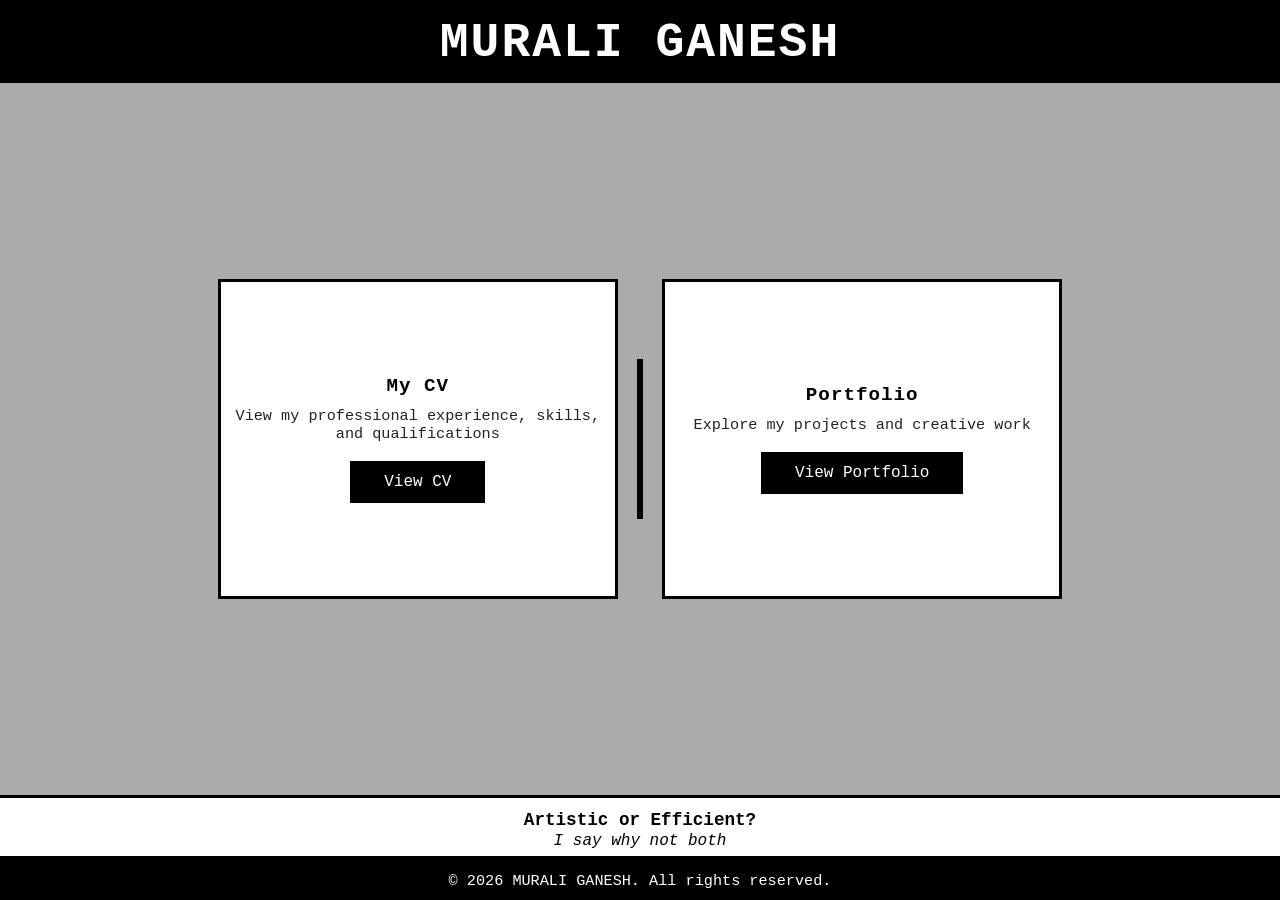
<file: index.html>
<!DOCTYPE html>
<html lang="en">
<head>
    <meta charset="UTF-8">
    <meta name="viewport" content="width=device-width, initial-scale=1.0">
    <title>MURALI GANESH - Portfolio</title>
    <link rel="stylesheet" href="style.css">
</head>
<body>
    <!-- Header -->
    <header class="header">
        <h1>MURALI GANESH</h1>
    </header>

    <!-- Main Container -->
    <main class="main-container">
        <!-- Left Section - CV -->
        <section class="section left-section">
            <div class="section-content">
                <h2>My CV</h2>
                <p>View my professional experience, skills, and qualifications</p>
                <a href="cvpage/cv.html" class="button">View CV</a>
            </div>
        </section>

        <!-- Glass Divider -->
        <div class="glass-divider"></div>

        <!-- Right Section - Portfolio -->
        <section class="section right-section">
            <div class="section-content">
                <h2>Portfolio</h2>
                <p>Explore my projects and creative work</p>
                <a href="portfoliopage/portfolio.html" class="button">View Portfolio</a>
            </div>
        </section>
    </main>

    <!-- Tagline Section -->
    <section class="tagline-section">
        <p class="tagline-main">Artistic or Efficient?</p>
        <p class="tagline-sub">I say why not both</p>
    </section>

    <!-- Footer -->
    <footer class="footer">
        <p>&copy; 2026 MURALI GANESH. All rights reserved.</p>
    </footer>
<!-- Transition Curtain -->
<div class="page-transition"></div>

<script src="script.js"></script>
</body>
</html>
</file>
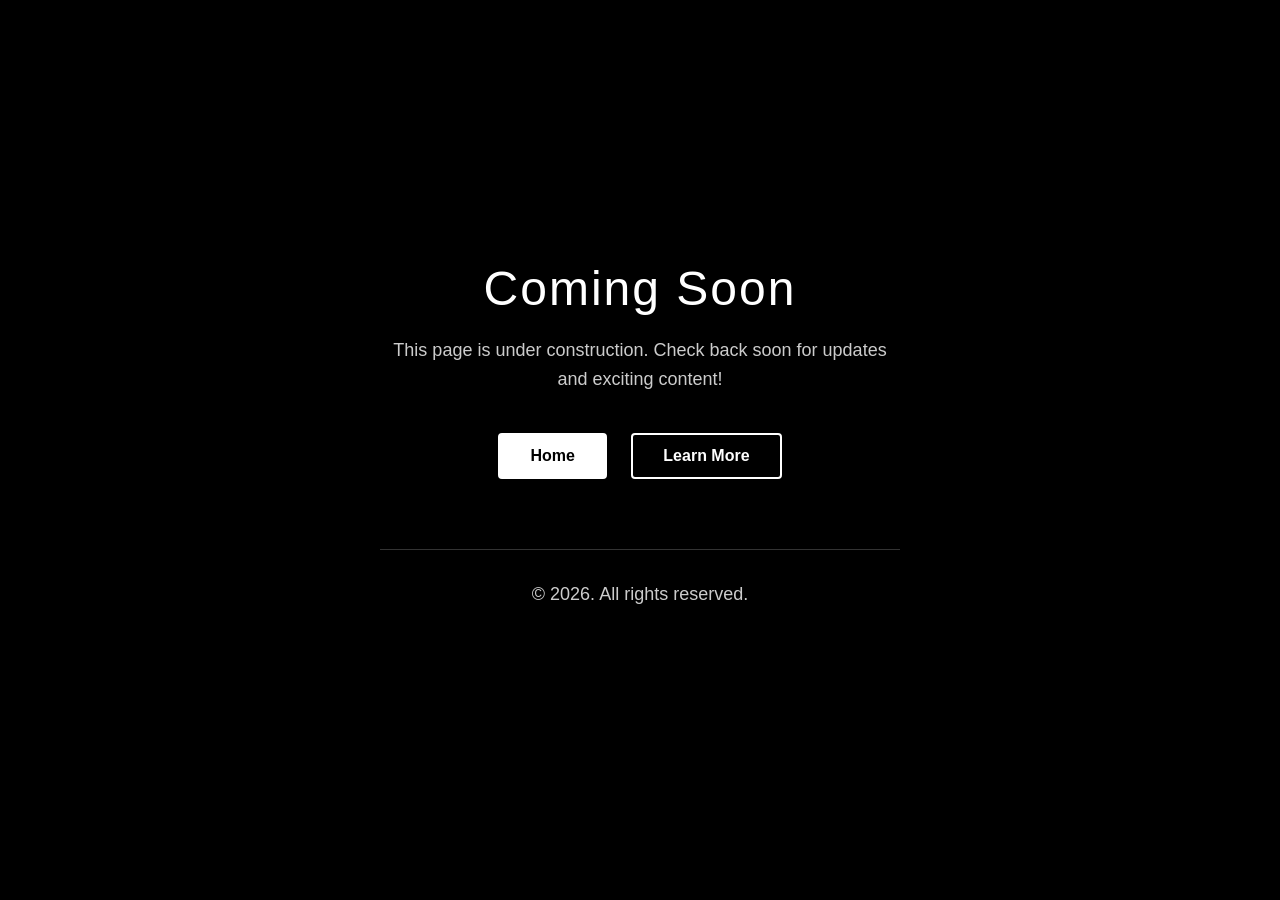
<file: cv.html>
<!DOCTYPE html>
<html lang="en">
<head>
    <meta charset="UTF-8">
    <meta name="viewport" content="width=device-width, initial-scale=1.0">
    <title>Placeholder Page</title>
    <style>
        * {
            margin: 0;
            padding: 0;
            box-sizing: border-box;
        }

        body {
            background-color: #000000;
            color: #ffffff;
            font-family: 'Segoe UI', Tahoma, Geneva, Verdana, sans-serif;
            min-height: 100vh;
            display: flex;
            justify-content: center;
            align-items: center;
        }

        .container {
            text-align: center;
            padding: 40px;
            max-width: 600px;
        }

        h1 {
            font-size: 48px;
            margin-bottom: 20px;
            color: #ffffff;
            font-weight: 300;
            letter-spacing: 2px;
        }

        p {
            font-size: 18px;
            color: #cccccc;
            line-height: 1.6;
            margin-bottom: 30px;
        }

        .btn {
            display: inline-block;
            padding: 12px 30px;
            margin: 10px;
            background-color: #ffffff;
            color: #000000;
            text-decoration: none;
            border-radius: 4px;
            font-weight: 600;
            transition: all 0.3s ease;
            border: 2px solid #ffffff;
        }

        .btn:hover {
            background-color: transparent;
            color: #ffffff;
        }

        .btn-secondary {
            background-color: transparent;
            color: #ffffff;
            border: 2px solid #ffffff;
        }

        .btn-secondary:hover {
            background-color: #ffffff;
            color: #000000;
        }

        .footer {
            margin-top: 60px;
            padding-top: 30px;
            border-top: 1px solid #333333;
            font-size: 14px;
            color: #666666;
        }
    </style>
</head>
<body>
    <div class="container">
        <h1>Coming Soon</h1>
        <p>This page is under construction. Check back soon for updates and exciting content!</p>
        <div>
            <a href="index.html" class="btn">Home</a>
            <a href="#" class="btn btn-secondary">Learn More</a>
        </div>
        <div class="footer">
            <p>&copy; 2026. All rights reserved.</p>
        </div>
    </div>
</body>
</html>
</file>
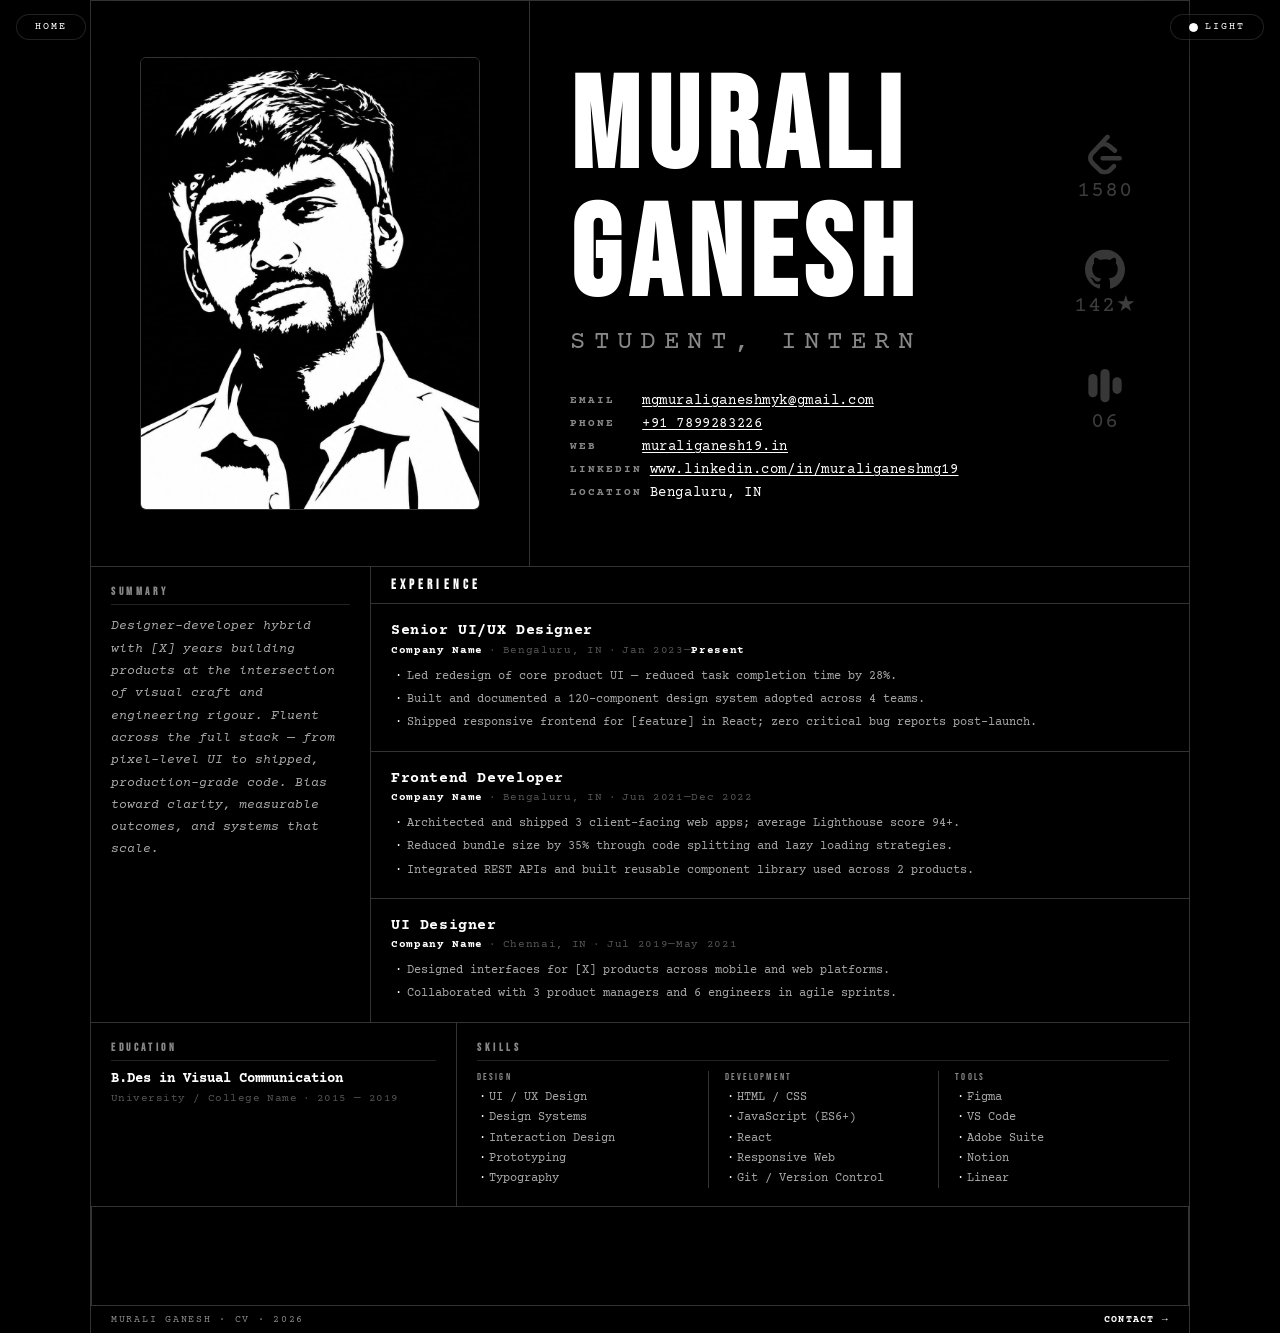
<file: cvpage/cv-page.html>
<!DOCTYPE html>
<html lang="en" data-theme="dark">
<head>
  <meta charset="UTF-8">
  <meta name="viewport" content="width=device-width, initial-scale=1.0">
  <title>Murali Ganesh — CV </title>
  <meta name="description" content="CV of Murali Ganesh, AIML Student .">
  <meta name="author" content="Murali Ganesh">
  <meta name="robots" content="index, follow">
  
  <script>
    (function () {
      try {
        var t = localStorage.getItem('cv-theme');
        document.documentElement.setAttribute('data-theme', t === 'light' ? 'light' : 'dark');
      } catch (e) {}
    })();
  </script>

  <link rel="preconnect" href="https://fonts.googleapis.com">
  <link rel="preconnect" href="https://fonts.gstatic.com" crossorigin>
  <link href="https://fonts.googleapis.com/css2?family=Bebas+Neue&family=Courier+Prime:ital,wght@0,400;0,700;1,400&display=swap" rel="stylesheet">
  <link rel="stylesheet" href="cv-page.css">
</head>

<body>

<div class="scroll-blur" id="scrollBlur" aria-hidden="true"></div>

<div class="float-left">
  <a href="/" class="float-pill float-home" aria-label="Home">
    <svg class="pill-icon icon-home" xmlns="http://www.w3.org/2000/svg" viewBox="0 0 24 24" fill="none" stroke="currentColor" stroke-width="2" stroke-linecap="round" stroke-linejoin="round">
      <path d="M3 9l9-7 9 7v11a2 2 0 0 1-2 2H5a2 2 0 0 1-2-2z"></path>
      <polyline points="9 22 9 12 15 12 15 22"></polyline>
    </svg>
    <span class="pill-label">HOME</span>
  </a>
</div>

<div class="float-theme">
  <button class="float-pill theme-toggle" id="themeToggle" aria-label="Toggle colour mode" title="Toggle dark / light mode">
    <svg class="pill-icon icon-sun" xmlns="http://www.w3.org/2000/svg" viewBox="0 0 24 24" fill="none" stroke="currentColor" stroke-width="2" stroke-linecap="round" stroke-linejoin="round">
      <circle cx="12" cy="12" r="5"></circle>
      <line x1="12" y1="1" x2="12" y2="3"></line>
      <line x1="12" y1="21" x2="12" y2="23"></line>
      <line x1="4.22" y1="4.22" x2="5.64" y2="5.64"></line>
      <line x1="18.36" y1="18.36" x2="19.78" y2="19.78"></line>
      <line x1="1" y1="12" x2="3" y2="12"></line>
      <line x1="21" y1="12" x2="23" y2="12"></line>
      <line x1="4.22" y1="19.78" x2="5.64" y2="18.36"></line>
      <line x1="18.36" y1="5.64" x2="19.78" y2="4.22"></line>
    </svg>
    <svg class="pill-icon icon-moon" xmlns="http://www.w3.org/2000/svg" viewBox="0 0 24 24" fill="none" stroke="currentColor" stroke-width="2" stroke-linecap="round" stroke-linejoin="round">
      <path d="M21 12.79A9 9 0 1 1 11.21 3 7 7 0 0 0 21 12.79z"></path>
    </svg>
    
    <span class="toggle-icon" aria-hidden="true"></span>
    <span class="toggle-label"></span>
  </button>
</div>

<div class="float-header" id="floatHeader" aria-hidden="true">

  <span class="float-pill float-name">
    MURALI GANESH
  </span>

  <span class="float-pill float-mg">
    MG
  </span>

  <a href="mailto:mgmuraliganeshmyk@gmail.com"
     class="float-pill float-contact"
     aria-label="Send email to Murali Ganesh">
    CONTACT
  </a>

</div>

<main>
<article id="cv" itemscope itemtype="https://schema.org/Person">

  <section class="cv-hero" id="cvHero" aria-label="Introduction">

    <div class="hero-photo" aria-label="Profile photo">
      <div class="photo-frame">
        <img
          src="mg1-dark.jpeg"
          alt="Murali Ganesh — profile photo"
          class="cv-photo photo-dark"
          itemprop="image"
          onload="this.parentElement.querySelector('.photo-placeholder').style.display='none'"
        >
        <img
          src="mg1.jpeg"
          alt="Murali Ganesh — profile photo"
          class="cv-photo photo-light"
          itemprop="image"
          onload="this.parentElement.querySelector('.photo-placeholder').style.display='none'"
        >
        
        <div class="photo-placeholder" aria-hidden="true">
          <div class="photo-placeholder-inner">
            <svg viewBox="0 0 80 80" fill="none" xmlns="http://www.w3.org/2000/svg" width="40" height="40">
              <circle cx="40" cy="30" r="14" stroke-width="1.5"/>
              <path d="M10 72c0-16.569 13.431-30 30-30s30 13.431 30 30" stroke-width="1.5"/>
            </svg>
            <span>PLACE STENCIL</span>
            <span>IMAGE HERE</span>
          </div>
        </div>
      </div>
    </div>

    <div class="hero-info">
      <div class="cv-nameblock">
        <h1 itemprop="name">MURALI GANESH</h1>
        <p class="cv-title" itemprop="jobTitle">STUDENT, INTERN</p>
      </div>
      <address class="cv-contact" itemprop="address">
        <span class="contact-item">
          <span class="contact-label">EMAIL</span>
          <a href="mailto:muraliganesh" itemprop="email">mgmuraliganeshmyk@gmail.com</a>
        </span>
        <span class="contact-item">
          <span class="contact-label">PHONE</span>
          <a href="Call:+917899283226" itemprop="telephone">+91 7899283226</a>
        </span>
        <span class="contact-item">
          <span class="contact-label">WEB</span>
          <a href="https://muraliganesh.in" itemprop="url">muraliganesh19.in</a>
        </span>
        <span class="contact-item">
          <span class="contact-label">LINKEDIN</span>
          <a href="https://linkedin.com/in/muraliganesh19">www.linkedin.com/in/muraliganeshmg19</a>
        </span>
        <span class="contact-item">
          <span class="contact-label">LOCATION</span>
          <span>Bengaluru, IN</span>
        </span>
      </address>

      <div class="hero-metrics">

        <a href="https://leetcode.com/u/ganeshmgmurali/" target="https://leetcode.com/u/ganeshmgmurali/" rel="noopener noreferrer" class="metric-item">
  <svg class="metric-logo" viewBox="0 0 24 24" fill="currentColor" xmlns="http://www.w3.org/2000/svg">
    <title>LeetCode</title>
    <path d="M13.483 0a1.374 1.374 0 0 0-.961.438L7.116 6.226l-3.854 4.126a5.266 5.266 0 0 0-1.209 2.104 5.35 5.35 0 0 0-.125.513 5.527 5.527 0 0 0 .062 2.362 5.83 5.83 0 0 0 .349 1.017 5.938 5.938 0 0 0 1.271 1.818l4.277 4.193.039.038c2.248 2.165 5.852 2.133 8.063-.074l2.396-2.392c.54-.54.54-1.414.003-1.955a1.378 1.378 0 0 0-1.951-.003l-2.396 2.392a3.021 3.021 0 0 1-4.205.038l-.02-.019-4.276-4.193c-.652-.64-.972-1.469-.948-2.263a2.68 2.68 0 0 1 .066-.523 2.545 2.545 0 0 1 .619-1.164L9.13 8.114c1.058-1.134 3.204-1.27 4.43-.278l3.501 2.831c.593.48 1.461.387 1.956-.207a1.378 1.378 0 0 0-.207-1.943l-3.5-2.831c-.8-.647-1.766-1.045-2.774-1.202l2.015-2.158A1.384 1.384 0 0 0 13.483 0zm-2.866 12.815a1.38 1.38 0 0 0-1.38 1.382 1.38 1.38 0 0 0 1.38 1.382H20.79a1.38 1.38 0 0 0 1.38-1.382 1.38 1.38 0 0 0-1.38-1.382z"/>
  </svg>
  <span class="metric-value">1580</span>
</a>

        <a href="https://github.com/Muraliganesh19" target="https://github.com/Muraliganesh19" rel="noopener noreferrer" class="metric-item">
  <svg class="metric-logo" viewBox="0 0 24 24" fill="currentColor" xmlns="http://www.w3.org/2000/svg">
    <title>GitHub</title>
    <path d="M12 0c-6.626 0-12 5.373-12 12 0 5.302 3.438 9.8 8.207 11.387.599.111.793-.261.793-.577v-2.234c-3.338.726-4.033-1.416-4.033-1.416-.546-1.387-1.333-1.756-1.333-1.756-1.089-.745.083-.729.083-.729 1.205.084 1.839 1.237 1.839 1.237 1.07 1.834 2.807 1.304 3.492.997.107-.775.418-1.305.762-1.604-2.665-.305-5.467-1.334-5.467-5.931 0-1.311.469-2.381 1.236-3.221-.124-.303-.535-1.524.117-3.176 0 0 1.008-.322 3.301 1.23.957-.266 1.983-.399 3.003-.404 1.02.005 2.047.138 3.006.404 2.291-1.552 3.297-1.23 3.297-1.23.653 1.653.242 2.874.118 3.176.77.84 1.235 1.911 1.235 3.221 0 4.609-2.807 5.624-5.479 5.921.43.372.823 1.102.823 2.222v3.293c0 .319.192.694.801.576 4.765-1.589 8.199-6.086 8.199-11.386 0-6.627-5.373-12-12-12z"/>
  </svg>
  <span class="metric-value">142★</span>
</a>

<a href="https://codeforces.com/profile/muraliganesh19" target="https://codeforces.com/profile/muraliganesh19" rel="noopener noreferrer" class="metric-item">
  <svg class="metric-logo" viewBox="0 0 24 24" fill="currentColor" xmlns="http://www.w3.org/2000/svg">
    <title>Codeforces</title>
    <rect x="2" y="5" width="5.5" height="14" rx="2.75" />
    <rect x="9.25" y="2" width="5.5" height="20" rx="2.75" />
    <rect x="16.5" y="7" width="5.5" height="10" rx="2.75" />
  </svg>
  <span class="metric-value">06</span>
</a>

      </div>
    </div>

  </section>

  <div class="cv-body">

    <div class="col-left">
      <section class="cell cell-summary" aria-label="Professional summary">
        <h2 class="cell-label">SUMMARY</h2>
        <p itemprop="description">
          Designer-developer hybrid with [X] years building products at the intersection
          of visual craft and engineering rigour. Fluent across the full stack — from
          pixel-level UI to shipped, production-grade code. Bias toward clarity,
          measurable outcomes, and systems that scale.
        </p>
      </section>
    </div>

    <div class="col-right">

      <section class="cell-section-header" aria-label="Work experience">
        <h2 class="cell-label">EXPERIENCE</h2>
      </section>

      <div class="cell cell-job" itemscope itemtype="https://schema.org/OrganizationRole">
        <div class="job-meta">
          <h3 class="job-title" itemprop="roleName">Senior UI/UX Designer</h3>
          <div class="job-info">
            <span class="job-company" itemprop="worksFor">Company Name</span>
            <span class="job-sep" aria-hidden="true">·</span>
            <span class="job-location">Bengaluru, IN</span>
            <span class="job-sep" aria-hidden="true">·</span>
            <time class="job-date" datetime="2023-01">Jan 2023</time>
            <span aria-hidden="true"> — </span>
            <span class="job-current">Present</span>
          </div>
        </div>
        <ul class="job-points">
          <li>Led redesign of core product UI — reduced task completion time by 28%.</li>
          <li>Built and documented a 120-component design system adopted across 4 teams.</li>
          <li>Shipped responsive frontend for [feature] in React; zero critical bug reports post-launch.</li>
        </ul>
      </div>

      <div class="cell cell-job" itemscope itemtype="https://schema.org/OrganizationRole">
        <div class="job-meta">
          <h3 class="job-title" itemprop="roleName">Frontend Developer</h3>
          <div class="job-info">
            <span class="job-company" itemprop="worksFor">Company Name</span>
            <span class="job-sep" aria-hidden="true">·</span>
            <span class="job-location">Bengaluru, IN</span>
            <span class="job-sep" aria-hidden="true">·</span>
            <time datetime="2021-06">Jun 2021</time>
            <span aria-hidden="true"> — </span>
            <time datetime="2022-12">Dec 2022</time>
          </div>
        </div>
        <ul class="job-points">
          <li>Architected and shipped 3 client-facing web apps; average Lighthouse score 94+.</li>
          <li>Reduced bundle size by 35% through code splitting and lazy loading strategies.</li>
          <li>Integrated REST APIs and built reusable component library used across 2 products.</li>
        </ul>
      </div>

      <div class="cell cell-job" itemscope itemtype="https://schema.org/OrganizationRole">
        <div class="job-meta">
          <h3 class="job-title" itemprop="roleName">UI Designer</h3>
          <div class="job-info">
            <span class="job-company" itemprop="worksFor">Company Name</span>
            <span class="job-sep" aria-hidden="true">·</span>
            <span class="job-location">Chennai, IN</span>
            <span class="job-sep" aria-hidden="true">·</span>
            <time datetime="2019-07">Jul 2019</time>
            <span aria-hidden="true"> — </span>
            <time datetime="2021-05">May 2021</time>
          </div>
        </div>
        <ul class="job-points">
          <li>Designed interfaces for [X] products across mobile and web platforms.</li>
          <li>Collaborated with 3 product managers and 6 engineers in agile sprints.</li>
        </ul>
      </div>

    </div>

    <div class="col-bottom">

      <section class="cell cell-education" aria-label="Education">
        <h2 class="cell-label">EDUCATION</h2>
        <div class="edu-item" itemscope itemtype="https://schema.org/EducationalOccupationalCredential">
          <h3 class="edu-degree" itemprop="name">B.Des in Visual Communication</h3>
          <div class="edu-info">
            <span itemprop="recognizedBy">University / College Name</span>
            <span class="job-sep" aria-hidden="true">·</span>
            <time datetime="2015/2019">2015 — 2019</time>
          </div>
        </div>
      </section>

      <section class="cell cell-skills" aria-label="Skills">
        <h2 class="cell-label">SKILLS</h2>
        <div class="skills-grid">
          <div class="skill-group">
            <h3 class="skill-group-label">DESIGN</h3>
            <ul class="skill-list">
              <li>UI / UX Design</li>
              <li>Design Systems</li>
              <li>Interaction Design</li>
              <li>Prototyping</li>
              <li>Typography</li>
            </ul>
          </div>
          <div class="skill-group">
            <h3 class="skill-group-label">DEVELOPMENT</h3>
            <ul class="skill-list">
              <li>HTML / CSS</li>
              <li>JavaScript (ES6+)</li>
              <li>React</li>
              <li>Responsive Web</li>
              <li>Git / Version Control</li>
            </ul>
          </div>
          <div class="skill-group">
            <h3 class="skill-group-label">TOOLS</h3>
            <ul class="skill-list">
              <li>Figma</li>
              <li>VS Code</li>
              <li>Adobe Suite</li>
              <li>Notion</li>
              <li>Linear</li>
            </ul>
          </div>
        </div>
      </section>

    </div>
  </div>
</article>

<section class="cv-download-wrapper">
  <a href="cv.pdf" class="float-pill download-pill" download aria-label="Download CV as PDF">
    DOWNLOAD CV.PDF
  </a>
</section>

</main>

<footer class="cv-footer">
  <span>MURALI GANESH · CV · 2026</span>
  <a href="mailto:hello@muraliganesh.com" class="footer-back">CONTACT →</a>
</footer>

<script>
  (function () {
    // ── Theme toggle ──────────────────────────────────
    var html = document.documentElement;
    var btn  = document.getElementById('themeToggle');

    function getTheme() { return html.getAttribute('data-theme') || 'dark'; }
    function setTheme(t) {
      html.setAttribute('data-theme', t);
      try { localStorage.setItem('cv-theme', t); } catch (e) {}
    }

    btn.addEventListener('click', function () {
      setTheme(getTheme() === 'dark' ? 'light' : 'dark');
    });

    // ── Floating scroll header & Blur background ──────
    var floatHeader = document.getElementById('floatHeader');
    var scrollBlur  = document.getElementById('scrollBlur');
    var hero        = document.getElementById('cvHero');
    var floatHome = document.querySelector('.float-left');

    function updateFloat() {
      var rect = hero.getBoundingClientRect();
      var show;

      // iPad portrait
      if (window.innerWidth >= 768 && window.innerWidth <= 1024 && window.innerHeight > window.innerWidth) {
        show = window.scrollY >= hero.offsetHeight / 2;
      } 
      else {
        show = rect.bottom <= 20;
      }

      floatHeader.classList.toggle('visible', show);
      floatHeader.setAttribute('aria-hidden', String(!show));

      scrollBlur.classList.toggle('visible', show);

      if (window.innerWidth <= 700) {
        floatHome.classList.toggle('visible', show);
      }
  }

    var ticking = false;
    window.addEventListener('scroll', function () {
      if (!ticking) {
        requestAnimationFrame(function () {
          updateFloat();
          ticking = false;
        });
        ticking = true;
      }
    }, { passive: true });

    updateFloat();

  })();
</script>

</body>
</html>
</file>
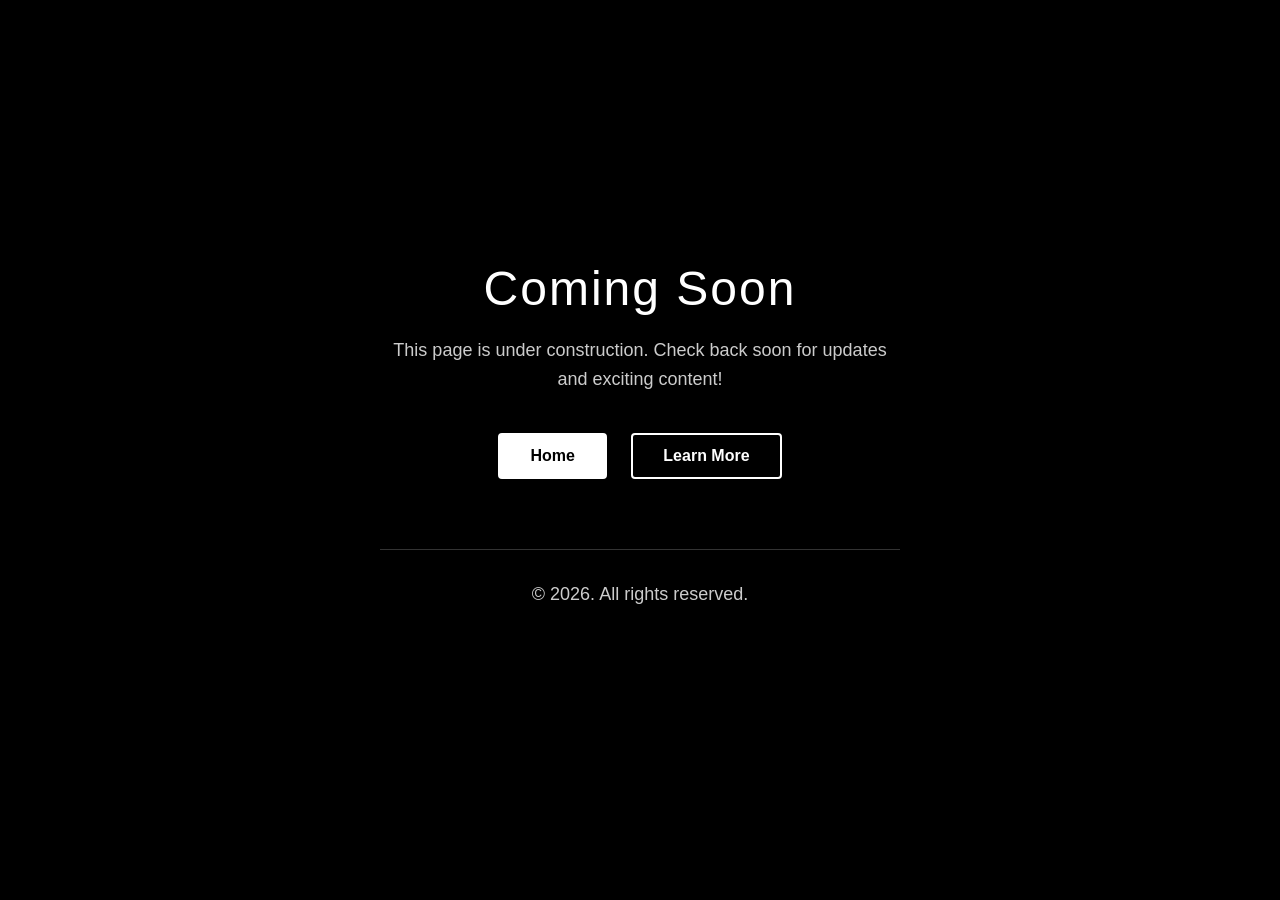
<file: portfoliopage/portfolio.html>
<!DOCTYPE html>
<html lang="en">
<head>
    <meta charset="UTF-8">
    <meta name="viewport" content="width=device-width, initial-scale=1.0">
    <title>Placeholder Page</title>
    <link rel="stylesheet" href="portfolio.css">
</head>
<body>
    <div class="container">
        <h1>Coming Soon</h1>
        <p>This page is under construction. Check back soon for updates and exciting content!</p>
        <div>
            <a href="index.html" class="btn">Home</a>
            <a href="#" class="btn btn-secondary">Learn More</a>
        </div>
        <div class="footer">
            <p>&copy; 2026. All rights reserved.</p>
        </div>
    </div>
</body>
</html>
</file>
<file: style.css>
* {
	margin: 0;
	padding: 0;
	box-sizing: border-box;
}

html, body {
	height: 100%;
}

body {
	font-family: 'Courier New', Courier, monospace;
	background: #ababab;
	color: #000;
	height: 100vh;
	width: 100vw;
	overflow: hidden;
	display: flex;
	flex-direction: column;
}

header.header {
	background: #000;
	color: #fff;
	text-align: center;
	padding: 16px 0 10px 0;
	border-bottom: 3px solid #000;
	font-size: 1.5em;
	letter-spacing: 2px;
}

.main-container {
	flex: 1 1 auto;
	display: flex;
	align-items: center;
	justify-content: center;
	height: 0;
	min-height: 0;
	width: 100vw;
	max-width: 100vw;
	position: relative;
}

.section {
	flex: 1 1 0;
	min-width: 0;
	max-width: 400px;
	background: #fff;
	border: 3px solid #000;
	margin: 0 0.5vw;
	display: flex;
	flex-direction: column;
	align-items: center;
	justify-content: center;
	text-align: center;
	height: 320px;
	min-height: 0;
	box-shadow: none;
}

.section-content h2 {
	font-size: 1.2em;
	margin-bottom: 10px;
	font-weight: bold;
	letter-spacing: 1px;
}
.section-content p {
	font-size: 0.95em;
	margin-bottom: 18px;
	color: #222;
}

.button {
	display: inline-block;
	padding: 10px 32px;
	background: #000;
	color: #fff;
	border: 2px solid #000;
	font-family: inherit;
	font-size: 1em;
	text-decoration: none;
	cursor: pointer;
	transition: background 0.1s, color 0.1s;
}
.button:hover {
	background: #fff;
	color: #000;
}

.glass-divider {
	width: 3px;
	height: 160px;
	background: rgba(0,0,0,0.15);
	border-left: 3px solid #000;
	border-right: 3px solid #000;
	margin: 0 1vw;
	align-self: center;
	box-shadow: 0 0 0 2px #fff inset;
}

.tagline-section {
	background: #fff;
	border-top: 3px solid #000;
	border-bottom: 3px solid #000;
	text-align: center;
	padding: 12px 0 6px 0;
}
.tagline-main {
	font-size: 1.1em;
	font-weight: bold;
	margin-bottom: 2px;
	color: #000;
}
.tagline-sub {
	font-size: 1em;
	color: #000;
	font-style: italic;
}

footer.footer {
	background: #000;
	color: #fff;
	text-align: center;
	padding: 10px 0;
	font-size: 0.95em;
	border-top: 3px solid #000;
}

@media (max-width: 900px) {
	.main-container {
		max-width: 100vw;
		padding: 0 2vw;
	}
	.section {
		max-width: 320px;
		height: 220px;
		font-size: 0.95em;
	}
	.glass-divider {
		height: 100px;
	}
}

@media (max-width: 700px) {
	.main-container {
		flex-direction: column;
		justify-content: center;
		align-items: stretch;
		height: auto;
		min-height: 0;
		padding: 0 2vw;
		margin-top: 10px;

	}
	.section {
		max-width: 100vw;
		width: 100%;
		margin: 0 0 10px 0;
		height: 120px;
		min-height: 0;
	}
	.glass-divider {
		width: 100%;
		max-width: 100vw;
		height: 3px;
		margin: 0 0 10px 0;
		border-left: none;
		border-right: none;
		border-top: 3px solid #000;
		border-bottom: 3px solid #000;
		align-self: stretch;
	}
}


/* =========================
   PAGE TRANSITION CURTAIN
========================= */

.page-transition {
	position: fixed;
	inset: 0;
	background: #000;
	z-index: 9999;
	pointer-events: none;

	/* Desktop default = horizontal expansion */
	transform: scaleX(0);
	transform-origin: center;

	transition:
		transform 0.75s cubic-bezier(0.77, 0, 0.175, 1),
		box-shadow 0.25s ease;
}

/* Active animation */
.page-transition.active {
	transform: scaleX(1);
}

/* Violet glow directions */
.page-transition.to-left.active {
	box-shadow:
		/* -18px 0 40px rgba(170, 0, 255, 0.95); */
		-18px 0 30px rgba(46, 183, 241, 0.95);

}

.page-transition.to-right.active {
	box-shadow:
		/* 18px 0 40px rgba(170, 0, 255, 0.95); */
		18px 0 30px rgba(46, 183, 241, 0.95);

}

/* ===================================
   MOBILE / PORTRAIT = VERTICAL CURTAIN
=================================== */

@media (max-width: 700px), (orientation: portrait) {

	.page-transition {
		transform: scaleY(0);
		transform-origin: center;
	}

	.page-transition.active {
		transform: scaleY(1);
	}

	/* Glow shifts vertically for mobile */
	.page-transition.to-left.active {
		box-shadow:
			/* 0 -18px 40px rgba(170, 0, 255, 0.95); */
			0 -18px 40px rgba(46, 183, 241, 0.95);

	}

	.page-transition.to-right.active {
		box-shadow:
			/* 0 18px 40px rgba(170, 0, 255, 0.95); */
			0 18px 40px rgba(46, 183, 241, 0.95);
	}
}

/* ===================================
   MOBILE LANDSCAPE OPTIMIZATION
=================================== */

@media screen and (max-height: 500px) and (orientation: landscape) {

	body {
		overflow-y: auto;
	}

	/* Smaller header */
	header.header {
		padding: 6px 0 4px 0;
		font-size: 0.9em;
		letter-spacing: 1px;
		border-bottom-width: 2px;
	}

	/* Main layout tighter */
	.main-container {
		padding: 0 1vw;
		gap: 8px;
		align-items: center;
	}

	/* Smaller cards */
	.section {
		height: 180px;
		max-width: 42vw;
		padding: 10px;
		margin: 0;
		border-width: 2px;
	}

	.section-content h2 {
		font-size: 1em;
		margin-bottom: 6px;
	}

	.section-content p {
		font-size: 0.78em;
		line-height: 1.25;
		margin-bottom: 10px;
	}

	/* Smaller buttons */
	.button {
		padding: 7px 18px;
		font-size: 0.85em;
	}

	/* Divider reduced */
	.glass-divider {
		height: 80px;
		width: 2px;
		margin: 0 6px;
		border-left-width: 2px;
		border-right-width: 2px;
	}

	/* Smaller tagline */
	.tagline-section {
		padding: 5px 0 3px 0;
		border-top-width: 2px;
		border-bottom-width: 2px;
	}

	.tagline-main {
		font-size: 0.9em;
		margin-bottom: 0;
	}

	.tagline-sub {
		font-size: 0.8em;
	}

	/* Smaller footer */
	footer.footer {
		padding: 5px 0;
		font-size: 0.72em;
		border-top-width: 2px;
	}
}
</file>
<file: cvpage/cv-page.css>
/* ==========================================
   TOKENS
========================================== */
:root { --cell-pad: 18px 20px; }

/* DARK (default) */
[data-theme="dark"] {
  --bg:              #000000;
  --fg:              #ffffff;
  --fg-dim:          #888888;
  --fg-mid:          #555555;
  --border-c:        #333333;
  --border:          1px solid #333333;
  --sep:             #444444;
  --cell-sub:        #aaaaaa;
  --cell-rule:       #222222;
  --placeholder-border: #333;
  --placeholder-text:   #444;
  --glass-bg:        rgba(0, 0, 0, 0.45);
  --glass-border:    rgba(255, 255, 255, 0.13);
  --glass-shadow:    0 4px 32px rgba(0, 0, 0, 0.5);
}

/* LIGHT */
[data-theme="light"] {
  --bg:              #ffffff;
  --fg:              #000000;
  --fg-dim:          #777777;
  --fg-mid:          #555555;
  --border-c:        #000000;
  --border:          1px solid #000000;
  --sep:             #cccccc;
  --cell-sub:        #222222;
  --cell-rule:       #e0e0e0;
  --placeholder-border: #aaa;
  --placeholder-text:   #aaa;
  --glass-bg:        rgba(255, 255, 255, 0.55);
  --glass-border:    rgba(0, 0, 0, 0.10);
  --glass-shadow:    0 4px 32px rgba(0, 0, 0, 0.08);
}

/* ==========================================
   RESET
========================================== */
*, *::before, *::after { margin: 0; padding: 0; box-sizing: border-box; }
html { font-size: 16px; -webkit-text-size-adjust: 100%; scroll-behavior: auto; }

body {
  font-family: 'Courier Prime', 'Courier New', Courier, monospace;
  background: var(--bg);
  color: var(--fg);
  min-height: 100vh;
  display: flex;
  flex-direction: column;
}

a { color: var(--fg); text-decoration: underline; text-underline-offset: 2px; }
a:hover { background: var(--fg); color: var(--bg); text-decoration: none; }


/* ==========================================
   SCROLL BLUR BACKGROUND
========================================== */
.scroll-blur {
  position: fixed;
  top: 0; left: 0; right: 0;
  height: 52px; /* Just tall enough to background the top pills */
  background: var(--glass-bg);
  backdrop-filter: blur(14px);
  -webkit-backdrop-filter: blur(14px);
  border-bottom: 1px solid var(--glass-border);
  z-index: 990; /* Sits beneath the buttons (z-1000+) */
  opacity: 0;
  transition: opacity 0.35s ease;
  pointer-events: none;
}
.scroll-blur.visible {
  opacity: 1;
}

/* ==========================================
   FLOATING PILL BASE (Aligned top navigation)
========================================== */
.float-pill {
  border-radius: 50px;
  padding: 7px 18px;
  font-family: 'Courier Prime', 'Courier New', Courier, monospace;
  font-size: 0.65em;
  letter-spacing: 0.2em;
  text-decoration: none;
  color: var(--fg);
  border: 1px solid var(--glass-border);
  white-space: nowrap;
  display: inline-flex;
  align-items: center;
  justify-content: center;
  gap: 7px;
  line-height: 1;
  background: var(--glass-bg);
  backdrop-filter: blur(20px) saturate(160%);
  -webkit-backdrop-filter: blur(20px) saturate(160%);
  box-shadow: var(--glass-shadow);
  transition: background 0.2s, color 0.2s, width 0.2s, padding 0.2s;
  cursor: pointer;
}
.float-pill:hover { background: var(--fg); color: var(--bg); }

/* Left (Home) */
.float-left {
  position: fixed;
  top: 14px;
  left: 16px;
  z-index: 1001;
}

/* Right (Theme) */
.float-theme {
  position: fixed;
  top: 14px;
  right: 16px;
  z-index: 1001;
}

/* Center (Header) */
.float-header {
  position: fixed;
  top: 14px;
  left: 50%;
  transform: translateX(-50%) translateY(-16px);
  display: flex;
  gap: 8px;
  z-index: 1000;
  opacity: 0;
  pointer-events: none;
  transition: opacity 0.32s ease, transform 0.32s ease;
}
.float-header.visible {
  opacity: 1;
  pointer-events: auto;
  transform: translateX(-50%) translateY(0);
}
.float-contact { font-weight: 700; }
.float-mg {
  display: none;
  font-weight: 700;
}
/* Hide mobile icons on desktop */
.pill-icon { display: none; width: 14px; height: 14px; flex-shrink: 0; }

/* Desktop text-based Theme toggle dot */
.toggle-icon {
  width: 9px; height: 9px;
  border: 1px solid currentColor;
  border-radius: 50%;
  flex-shrink: 0;
}
[data-theme="dark"]  .toggle-icon { background: currentColor; }
[data-theme="light"] .toggle-icon { background: transparent; }
[data-theme="dark"]  .toggle-label::after { content: "LIGHT"; }
[data-theme="light"] .toggle-label::after { content: "DARK"; }

/* ==========================================
   MAIN WRAPPER
========================================== */
main {
  flex: 1;
  border-left: var(--border);
  border-right: var(--border);
  max-width: 1100px;
  width: 100%;
  margin: 0 auto;
}

/* ==========================================
   HERO — photo (40%) + info (60%)
========================================== */
.cv-hero {
  display: grid;
  grid-template-columns: 4fr 6fr;
  border-top: var(--border);
  border-bottom: var(--border);
  min-height: 500px;
}

/* Framed Image Fix (Landscape cropping avoidance) */
.hero-photo {
  position: relative;
  background: var(--bg);
  border-right: var(--border);
  display: flex;
  align-items: center;
  justify-content: center;
  padding: 56px 32px;
}

.photo-frame {
  position: relative;
  width: 100%;
  max-width: 340px; 
  aspect-ratio: 3 / 4; /* Maintains pure portrait orientation */
  border: var(--border);
  border-radius: 6px;
  overflow: hidden;
  background: var(--bg);
}

.cv-photo {
  width: 100%;
  height: 100%;
  object-fit: cover;
  object-position: top center;
  display: block;
}

/* Light / Dark Mode Image Splitting */
[data-theme="dark"] .photo-light { display: none; }
[data-theme="light"] .photo-dark { display: none; }

.photo-placeholder {
  position: absolute;
  inset: 0;
  display: flex;
  border: 1px dashed var(--placeholder-border);
  margin: 16px;
  flex-direction: column;
  align-items: center;
  justify-content: center;
  background: var(--bg);
}

.photo-placeholder-inner {
  display: flex;
  flex-direction: column;
  align-items: center;
  gap: 6px;
  text-align: center;
  color: var(--placeholder-text);
  font-size: 0.6em;
  letter-spacing: 0.12em;
}
.photo-placeholder-inner svg circle,
.photo-placeholder-inner svg path { stroke: var(--placeholder-text); }

.hero-info {
  padding: 44px 40px;
  display: flex;
  position: relative;
  flex-direction: column;
  justify-content: center;
  gap: 36px;
}

/* ==========================================
   HERO METRICS
========================================== */

.hero-metrics {
  position: absolute;

  top: 50%;
  right: 52px;

  transform: translateY(-50%);

  display: flex;
  flex-direction: column;
  gap: 48px;

  font-family: 'Courier Prime', monospace;

  color: var(--fg-dim);
  opacity: 0.45;

  text-align: center;
}

.metric-item {
  display: flex;
  flex-direction: column;
  gap: 6px;
}

.metric-logo {
  width: 40px;
  height: 40px;
  margin: 0 auto;

  color: var(--fg-dim);

  opacity: 0.9;
}

.metric-label {
  font-size: 0.75rem;
  letter-spacing: 0.15em;
}

.metric-value {
  font-size:1.35rem;
  line-height: 1;
  letter-spacing: 0.05em;
}

a.metric-item {
    text-decoration: none; /* Removes the underline */
    color: inherit;        /* Keeps your existing text color */
    cursor: pointer;       /* Ensures it shows a hand pointer on hover */
}

/* ==========================================
   NAME BLOCK
========================================== */
.cv-nameblock h1 {
  font-family: 'Bebas Neue', sans-serif;
  font-size: clamp(8rem, 6vw, 6.5rem);
  letter-spacing: 0.06em;
  line-height: 1;
}
.cv-title {
  font-size: 1.65em;
  letter-spacing: 0.28em;
  margin-top: 5px;
  color: var(--fg-dim);
}

/* ==========================================
   CONTACT LIST
========================================== */
.cv-contact {
  display: flex;
  flex-direction: column;
  gap: 7px;
  font-size: 0.9em;
  font-style: normal;
  letter-spacing: 0.04em;
}
.contact-item  { display: flex; align-items: center; gap: 8px; }
.contact-label { font-size: 0.75em; letter-spacing: 0.18em; color: var(--fg-dim); font-weight: 700; min-width: 64px; flex-shrink: 0; }
.contact-sep   { display: none; }

/* ==========================================
   BODY GRID
========================================== */
.cv-body {
  display: grid;
  grid-template-columns: 280px 1fr;
  grid-template-areas:
    "left right"
    "bottom bottom";
}
.col-left   { grid-area: left;   border-right: var(--border); display: flex; flex-direction: column; }
.col-right  { grid-area: right;  display: flex; flex-direction: column; }
.col-bottom { grid-area: bottom; display: grid; grid-template-columns: 1fr 2fr; border-top: var(--border); }

/* ==========================================
   CELLS
========================================== */
.cell { padding: var(--cell-pad); }
.cell-label {
  font-family: 'Bebas Neue', sans-serif;
  font-size: 0.7em;
  letter-spacing: 0.32em;
  color: var(--fg-dim);
  margin-bottom: 10px;
  border-bottom: 1px solid var(--cell-rule);
  padding-bottom: 6px;
}
.cell-summary { flex: 1; }
.cell-summary p { font-size: 0.82em; line-height: 1.7; color: var(--cell-sub); font-style: italic; }
.cell-section-header { border-bottom: var(--border); padding: 10px 20px; }
.cell-section-header .cell-label { margin-bottom: 0; border-bottom: none; padding-bottom: 0; color: var(--fg); font-size: 0.8em; }

.cell-job { border-bottom: var(--border); }
.cell-job:last-child { border-bottom: none; flex: 1; }
.job-meta  { margin-bottom: 10px; }
.job-title { font-size: 0.95em; font-weight: 700; letter-spacing: 0.04em; line-height: 1.2; }
.job-info  { font-size: 0.7em; color: var(--fg-mid); letter-spacing: 0.06em; margin-top: 3px; display: flex; align-items: center; flex-wrap: wrap; }
.job-company { font-weight: 700; color: var(--fg); }
.job-sep     { margin: 0 6px; color: var(--sep); }
.job-current { color: var(--fg); font-weight: 700; }

.job-points { list-style: none; padding: 0; display: flex; flex-direction: column; gap: 4px; }
.job-points li { font-size: 0.78em; line-height: 1.55; color: var(--cell-sub); padding-left: 16px; position: relative; }
.job-points li::before { content: '·'; position: absolute; left: 4px; color: var(--fg); }

.cell-education { border-right: var(--border); }
.edu-degree { font-size: 0.85em; font-weight: 700; line-height: 1.3; margin-bottom: 4px; margin-top: 4px; }
.edu-info   { font-size: 0.7em; color: var(--fg-mid); letter-spacing: 0.04em; display: flex; align-items: center; flex-wrap: wrap; }

.skills-grid { display: grid; grid-template-columns: repeat(3, 1fr); gap: 0; margin-top: 4px; }
.skill-group { padding-right: 16px; }
.skill-group + .skill-group { padding-left: 16px; border-left: var(--border); padding-right: 0; }
.skill-group-label { font-size: 0.6em; letter-spacing: 0.22em; color: var(--fg-dim); margin-bottom: 6px; font-family: 'Bebas Neue', sans-serif; font-weight: 400; }
.skill-list { list-style: none; padding: 0; display: flex; flex-direction: column; gap: 3px; }
.skill-list li { font-size: 0.75em; line-height: 1.45; color: var(--cell-sub); padding-left: 12px; position: relative; }
.skill-list li::before { content: '·'; position: absolute; left: 2px; color: var(--fg); }

/* ==========================================
   DOWNLOAD CV SECTION
========================================== */
.cv-download-wrapper {
  display: flex;
  justify-content: center;
  padding: 32px 20px;
  border-top: var(--border);
  border-left: var(--border);
  border-right: var(--border);
  max-width: 1100px;
  width: 100%;
  margin: 0 auto;
}
.download-pill {
  font-weight: 700;
  font-size: 0.75em;
  padding: 10px 24px;
}

/* ==========================================
   FOOTER
========================================== */
.cv-footer {
  display: flex;
  justify-content: space-between;
  align-items: center;
  padding: 8px 20px;
  border-top: var(--border);
  border-left: var(--border);
  border-right: var(--border);
  font-size: 0.6em;
  letter-spacing: 0.18em;
  color: var(--fg-dim);
  max-width: 1100px;
  width: 100%;
  margin: 0 auto;
}
.footer-back { font-weight: 700; color: var(--fg); text-decoration: none; letter-spacing: 0.12em; font-size: 1.05em; }
.footer-back:hover { background: var(--fg); color: var(--bg); }

/* ==========================================
   PRINT — force light, hide floats
========================================== */
@media print {
  .float-left, .float-theme, .float-header, .scroll-blur, .cv-footer, .cv-download-wrapper { display: none; }
  body { font-size: 11pt; background: #fff !important; color: #000 !important; }
  main { max-width: 100%; border: none; }
  .cv-hero { border: none; border-bottom: 1pt solid #000; min-height: 0; grid-template-columns: 180px 1fr; }
  .hero-photo { padding: 0; border: none; }
  .photo-frame { border: none; border-radius: 0; }
  a { text-decoration: none; }
}

/* ==========================================
   RESPONSIVENESS: iPAD / TABLET (≤ 1150px)
   Prevents edge buttons overlapping main frame border
========================================== */
@media (max-width: 1150px) {
  main, .cv-download-wrapper, .cv-footer {
    border-left: none;
    border-right: none;
  }
}

@media (min-width: 820px) and (max-width: 1200px) and (orientation: landscape) {

  .float-left {
    left: 42px;
  }

  .float-theme {
    right: 42px;
  }

}

@media (max-width: 900px) {
  .cv-hero { min-height: 360px; }
  .hero-info { padding: 28px 24px; gap: 20px; }
  .cv-body { grid-template-columns: 220px 1fr; }
}



/* ==========================================
   MOBILE (≤ 700px)
========================================== */
@media (max-width: 700px) {
  /* 30:70 split */
  .cv-hero { grid-template-columns: 5fr 5fr; min-height: 0; }
  .hero-photo { padding:0.1px 12px; }
  
  .hero-info { padding: 16px; gap: 12px; justify-content: center; }
  .cv-nameblock h1 { font-size: clamp(3.5rem, 5.5vw, 2.4rem); }
  .cv-title { font-size: 0.55em; letter-spacing: 0.18em; }

  .cv-contact { font-size: 0.62em; gap: 5px; }
  .contact-label { min-width: 48px; font-size: 0.8em; }

  /* Stack CV body */
  .cv-body { display: flex; flex-direction: column; }
  .col-left { border-right: none; }
  .col-right { border-top: var(--border); }
  .col-bottom { grid-template-columns: 1fr; }
  .cell-education { border-right: none; border-bottom: var(--border); }
  .skills-grid { grid-template-columns: 1fr 1fr; }
  .skill-group + .skill-group:last-child { grid-column: span 2; }
  
  /* allignment */
  .float-left,
  .float-theme,
  .float-header {
    top: 12px;
  }

  /* mg pill */
  .float-mg {
    display: inline-flex;

    width: 36px;
    height: 36px;
    padding: 0;

    border-radius: 50%;
    justify-content: center;
  }

  /* Convert outer pills into clean Circles */
  .float-home, .theme-toggle {
    width: 36px; height: 36px;
    padding: 0;
    border-radius: 50%;
  }
    .float-left {
    opacity: 0;
    pointer-events: none;
    transform: translateY(-16px);
    transition:
      opacity 0.32s ease,
      transform 0.32s ease;
  }

  .float-left.visible {
    opacity: 1;
    pointer-events: auto;
    transform: translateY(0);
  }  

  .hero-metrics {
  display: none;
}

  /* Swap text out for Icons */
  .pill-label, .toggle-label, .toggle-icon, .float-name { display: none; }
  .float-home .icon-home { display: block; width: 16px; height: 16px; }
  
  [data-theme="dark"] .theme-toggle .icon-sun { display: block; width: 16px; height: 16px; }
  [data-theme="light"] .theme-toggle .icon-moon { display: block; width: 16px; height: 16px; }

  .cv-footer { flex-direction: column; gap: 4px; align-items: flex-start; padding: 10px 16px; }
}

/* ==========================================
   NARROW MOBILE (≤ 420px)
========================================== */
@media (max-width: 420px) {
  .cv-nameblock h1 { font-size: 1.5rem; }
  .cv-contact { font-size: 0.58em; }

  .skills-grid { grid-template-columns: 1fr; }
  .skill-group + .skill-group:last-child { grid-column: span 1; }
  .skill-group + .skill-group {
    border-left: none;
    padding-left: 0;
    border-top: var(--border);
    padding-top: 12px;
    margin-top: 8px;
  }
}
</file>
<file: portfoliopage/portfolio.css>
* {
            margin: 0;
            padding: 0;
            box-sizing: border-box;
        }

        body {
            background-color: #000000;
            color: #ffffff;
            font-family: 'Segoe UI', Tahoma, Geneva, Verdana, sans-serif;
            min-height: 100vh;
            display: flex;
            justify-content: center;
            align-items: center;
        }

        .container {
            text-align: center;
            padding: 40px;
            max-width: 600px;
        }

        h1 {
            font-size: 48px;
            margin-bottom: 20px;
            color: #ffffff;
            font-weight: 300;
            letter-spacing: 2px;
        }

        p {
            font-size: 18px;
            color: #cccccc;
            line-height: 1.6;
            margin-bottom: 30px;
        }

        .btn {
            display: inline-block;
            padding: 12px 30px;
            margin: 10px;
            background-color: #ffffff;
            color: #000000;
            text-decoration: none;
            border-radius: 4px;
            font-weight: 600;
            transition: all 0.3s ease;
            border: 2px solid #ffffff;
        }

        .btn:hover {
            background-color: transparent;
            color: #ffffff;
        }

        .btn-secondary {
            background-color: transparent;
            color: #ffffff;
            border: 2px solid #ffffff;
        }

        .btn-secondary:hover {
            background-color: #ffffff;
            color: #000000;
        }

        .footer {
            margin-top: 60px;
            padding-top: 30px;
            border-top: 1px solid #333333;
            font-size: 14px;
            color: #666666;
        }
</file>
